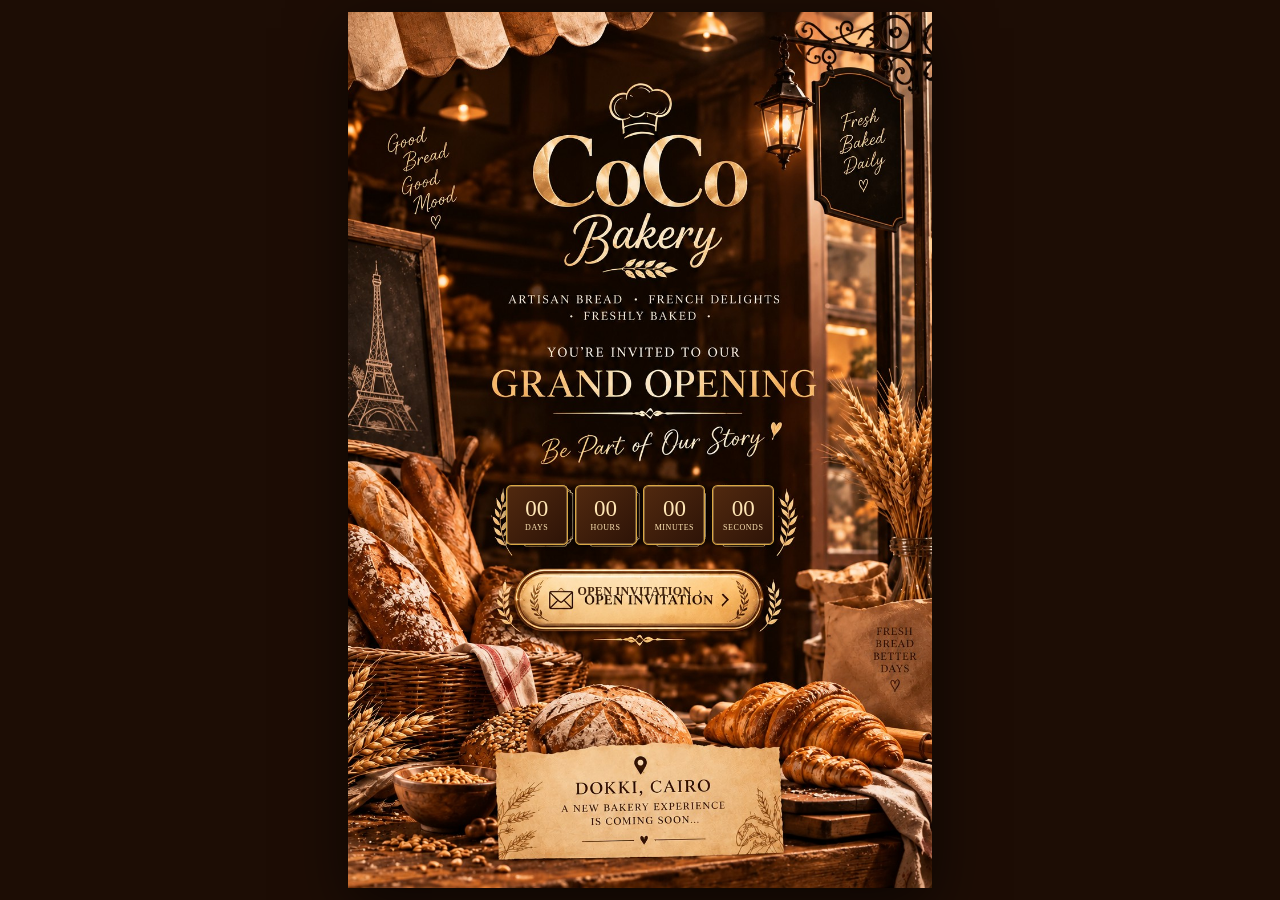
<file: index.html>
<!DOCTYPE html>
<html lang="en">
<head>
<meta charset="UTF-8">
<meta name="viewport" content="width=device-width, initial-scale=1.0">
<meta name="theme-color" content="#321707">
<title>CoCo Bakery | Grand Opening</title>
<link rel="stylesheet" href="style.css">
</head>
<body class="cover-page">
<main class="invite-shell cover-shell">
  <img class="artwork" src="cover.png" alt="CoCo Bakery grand opening invitation cover">
  <div class="steam-layer" aria-hidden="true">
    <span class="steam steam-one"></span><span class="steam steam-two"></span><span class="steam steam-three"></span>
    <span class="steam steam-four"></span><span class="steam steam-five"></span>
  </div>
  <div class="live-countdown cover-countdown" aria-label="Live countdown to opening">
    <div><strong id="days">--</strong><small>DAYS</small></div>
    <div><strong id="hours">--</strong><small>HOURS</small></div>
    <div><strong id="minutes">--</strong><small>MINUTES</small></div>
    <div><strong id="seconds">--</strong><small>SECONDS</small></div>
  </div>
  <a class="hotspot open-hotspot" href="invitation.html" aria-label="Open invitation"><span>OPEN INVITATION&nbsp; ›</span></a>
</main>
<script src="script.js"></script>
</body>
</html>
</file>
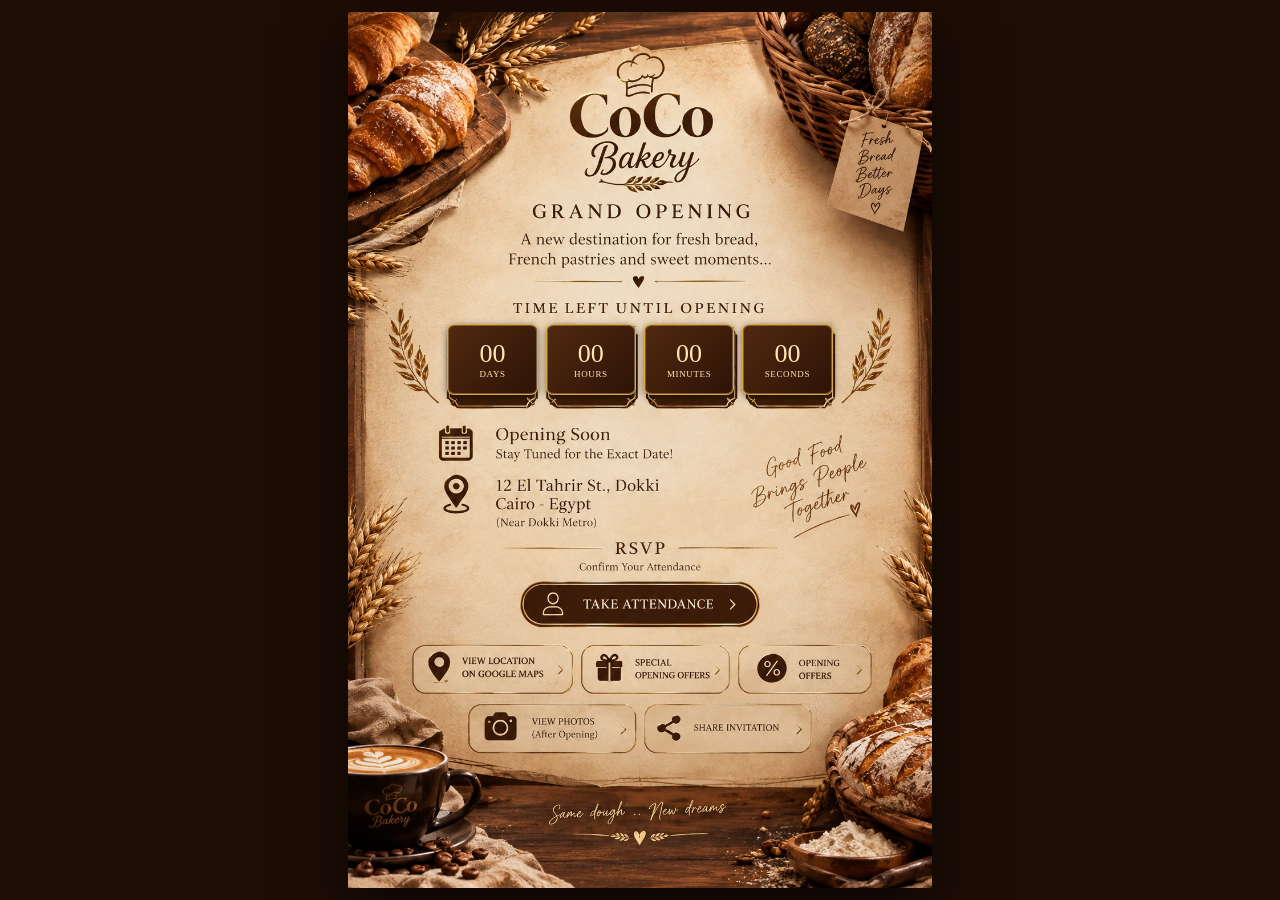
<file: invitation.html>
<!DOCTYPE html>
<html lang="en">
<head>
<meta charset="UTF-8">
<meta name="viewport" content="width=device-width, initial-scale=1.0">
<meta name="theme-color" content="#321707">
<title>CoCo Bakery | Event Details</title>
<link rel="stylesheet" href="style.css">
</head>
<body class="details-page">
<main class="invite-shell details-shell">
  <img class="artwork" src="details.png" alt="CoCo Bakery grand opening event details">
  <div class="steam-layer" aria-hidden="true">
    <span class="steam steam-one"></span><span class="steam steam-two"></span><span class="steam steam-three"></span>
    <span class="steam steam-four"></span><span class="steam steam-five"></span>
  </div>
  <div class="live-countdown details-countdown" aria-label="Live countdown to opening">
    <div><strong id="days">--</strong><small>DAYS</small></div>
    <div><strong id="hours">--</strong><small>HOURS</small></div>
    <div><strong id="minutes">--</strong><small>MINUTES</small></div>
    <div><strong id="seconds">--</strong><small>SECONDS</small></div>
  </div>
  <button class="hotspot rsvp-hotspot" data-action="rsvp" aria-label="Confirm attendance"><span>TAKE ATTENDANCE</span></button>
  <a class="hotspot location-hotspot" href="https://www.google.com/maps/search/?api=1&query=Dokki%2C+Giza%2C+Egypt" target="_blank" rel="noopener" aria-label="View location on Google Maps"><span>VIEW LOCATION</span></a>
  <button class="hotspot special-hotspot" data-action="offers" aria-label="View special opening offers"><span>SPECIAL OPENING OFFERS</span></button>
  <button class="hotspot offers-hotspot" data-action="offers" aria-label="View opening offers"><span>OPENING OFFERS</span></button>
  <button class="hotspot photos-hotspot" data-action="photos" aria-label="View opening photos"><span>VIEW PHOTOS</span></button>
  <button class="hotspot share-hotspot" data-action="share" aria-label="Share invitation"><span>SHARE INVITATION</span></button>
</main>

<div class="modal-backdrop" id="modal" hidden>
  <section class="modal-card" role="dialog" aria-modal="true" aria-labelledby="modal-title">
    <button class="modal-close" type="button" aria-label="Close dialog">×</button>
    <h2 id="modal-title">CoCo Bakery</h2>
    <div id="modal-content"></div>
  </section>
</div>
<script src="script.js"></script>
</body>
</html>
</file>
<file: style.css>
*{box-sizing:border-box}
:root{--espresso:#321707;--brown:#603514;--gold:#d8a84d;--cream:#f7e6c5}
html,body{margin:0;min-height:100%;background:#1d0d05;color:var(--cream);font-family:Georgia,"Times New Roman",serif}
body{display:flex;justify-content:center;align-items:center;min-height:100vh;min-height:100svh;padding:12px}
.invite-shell{position:relative;width:min(100%,680px,calc((100svh - 24px)*2/3));max-height:calc(100svh - 24px);aspect-ratio:2/3;overflow:hidden;background:#321707;box-shadow:0 16px 55px #0009;flex:0 1 auto}
.artwork{display:block;width:100%;height:100%;object-fit:cover}
.live-countdown{position:absolute;display:grid;grid-template-columns:repeat(4,1fr);gap:2.4%;left:27.5%;width:45%;height:5.8%;z-index:3;pointer-events:none;color:#ffe6b5;text-align:center}
.live-countdown>div{display:flex;flex-direction:column;align-items:center;justify-content:center;min-width:0;background:linear-gradient(135deg,#51290f,#2d1307);border:1px solid #d9a744;border-radius:9%;box-shadow:0 2px 7px #0008,inset 0 0 0 1px #f3d28a55}
.live-countdown strong{font-size:clamp(10px,2.6vw,23px);line-height:1.05;font-weight:normal}
.live-countdown small{font-size:clamp(5px,.95vw,8px);letter-spacing:.07em;margin-top:2px}
.cover-countdown{top:54.0%;left:27%;width:46%;height:6.8%;gap:2.5%}
.details-countdown{top:35.6%;left:17%;width:66%;height:8.1%;gap:2%}
.details-countdown strong{font-size:clamp(11px,3vw,26px)}
.details-countdown small{font-size:clamp(5px,1vw,9px)}
.hotspot{position:absolute;z-index:5;display:flex;align-items:center;justify-content:center;text-align:center;border:0;background:transparent;color:transparent;text-decoration:none;cursor:pointer;overflow:hidden}
.hotspot:focus-visible{outline:3px solid #ffda83;outline-offset:-4px;border-radius:16px}
.hotspot span{font-size:clamp(7px,1.4vw,12px);font-weight:bold;letter-spacing:.03em}
.open-hotspot{left:27%;top:62.6%;width:46%;height:7.2%;border-radius:40px}
.open-hotspot span{color:#43230d}
.rsvp-hotspot{left:28%;top:66.5%;width:44%;height:5.2%;border-radius:36px}
.location-hotspot{left:10%;top:73.8%;width:29%;height:5.3%;border-radius:18px}
.special-hotspot{left:40%;top:73.8%;width:26%;height:5.3%;border-radius:18px}
.offers-hotspot{left:67%;top:73.8%;width:24%;height:5.3%;border-radius:18px}
.photos-hotspot{left:20%;top:80.6%;width:30%;height:5.3%;border-radius:18px}
.share-hotspot{left:51%;top:80.6%;width:31%;height:5.3%;border-radius:18px}
.steam-layer{position:absolute;inset:0;pointer-events:none;overflow:hidden;z-index:2}
.steam{position:absolute;bottom:10%;width:5%;height:13%;border-radius:50%;opacity:0;background:linear-gradient(90deg,transparent,#fff6d7aa 48%,transparent);filter:blur(7px);animation:steamRise 5.8s ease-in-out infinite}
.steam-one{left:22%;animation-delay:0s}.steam-two{left:29%;height:16%;animation-delay:1.3s}.steam-three{left:38%;height:11%;animation-delay:2.4s}.steam-four{right:23%;height:15%;animation-delay:1.8s}.steam-five{right:32%;height:10%;animation-delay:3.1s}
@keyframes steamRise{0%{transform:translateY(15%) scale(.65) rotate(-8deg);opacity:0}20%{opacity:.45}65%{opacity:.18}100%{transform:translateY(-240%) scale(1.9) rotate(12deg);opacity:0}}
.modal-backdrop{position:fixed;inset:0;z-index:20;background:#130801d9;display:flex;align-items:center;justify-content:center;padding:18px}
.modal-backdrop[hidden]{display:none}
.modal-card{position:relative;width:min(100%,430px);max-height:90vh;overflow:auto;padding:28px 24px;background:linear-gradient(145deg,#fff0d0,#e8c88e);color:#44240e;border:2px solid #b88636;border-radius:18px;box-shadow:0 20px 70px #000a}
.modal-card h2{margin:0 28px 12px 0;font-size:26px}
.modal-card p{line-height:1.55}
.modal-close{position:absolute;right:12px;top:8px;border:0;background:transparent;color:#44240e;font-size:30px;cursor:pointer}
.modal-card label{display:block;margin:12px 0 5px;font-weight:bold}
.modal-card input,.modal-card select{width:100%;padding:11px;border:1px solid #b88b4d;border-radius:8px;background:#fffaf0;color:#321707;font-size:16px}
.modal-action{margin-top:16px;padding:12px 18px;border:1px solid #e8c575;border-radius:28px;background:#48230d;color:#ffedc9;font-size:15px;cursor:pointer}
.note{font-size:13px;opacity:.82}
@media(max-width:480px){body{padding:12px}.invite-shell{width:min(100%,calc((100svh - 24px)*2/3));box-shadow:none}.live-countdown strong{font-size:clamp(10px,3vw,15px)}.live-countdown small{font-size:clamp(5px,1.4vw,7px)}.details-countdown{left:17%;width:66%}.hotspot span{font-size:clamp(6px,1.55vw,9px)}}
@media(prefers-reduced-motion:reduce){.steam{animation:none;display:none}}
</file>
